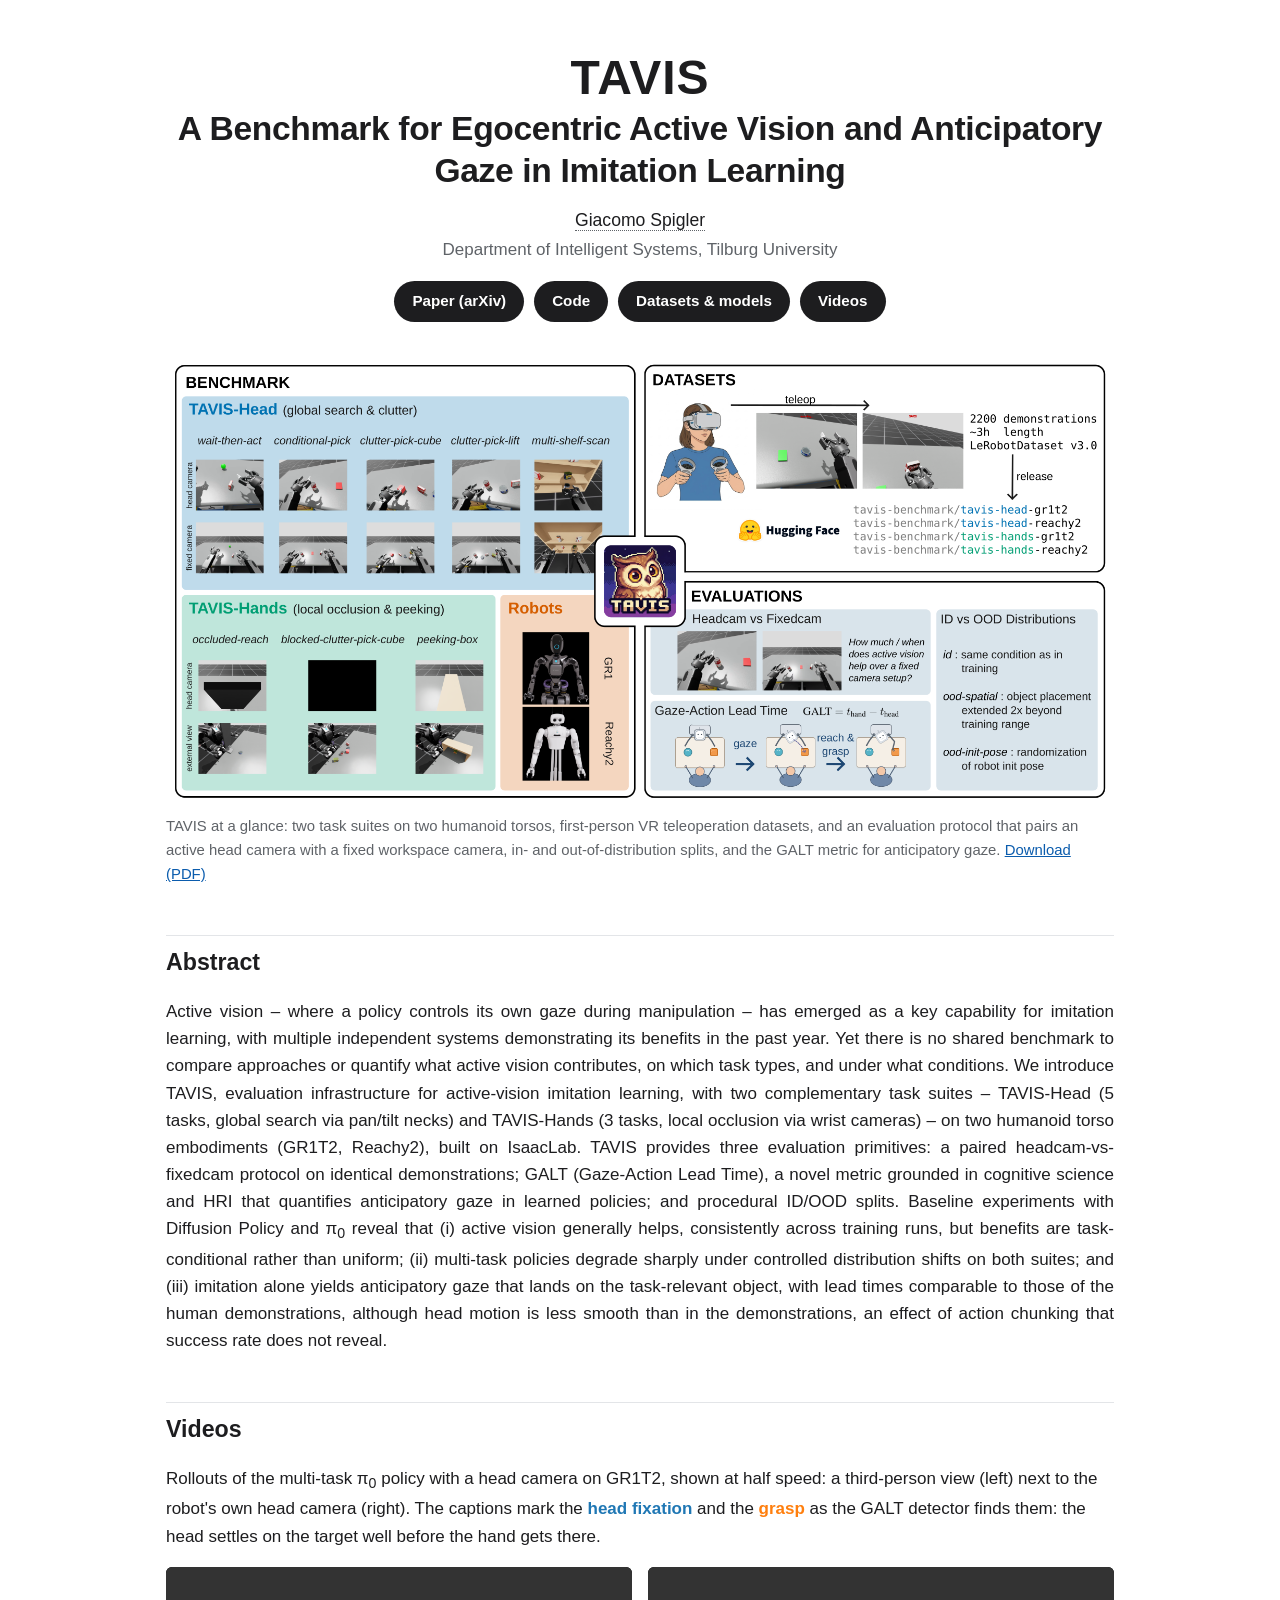
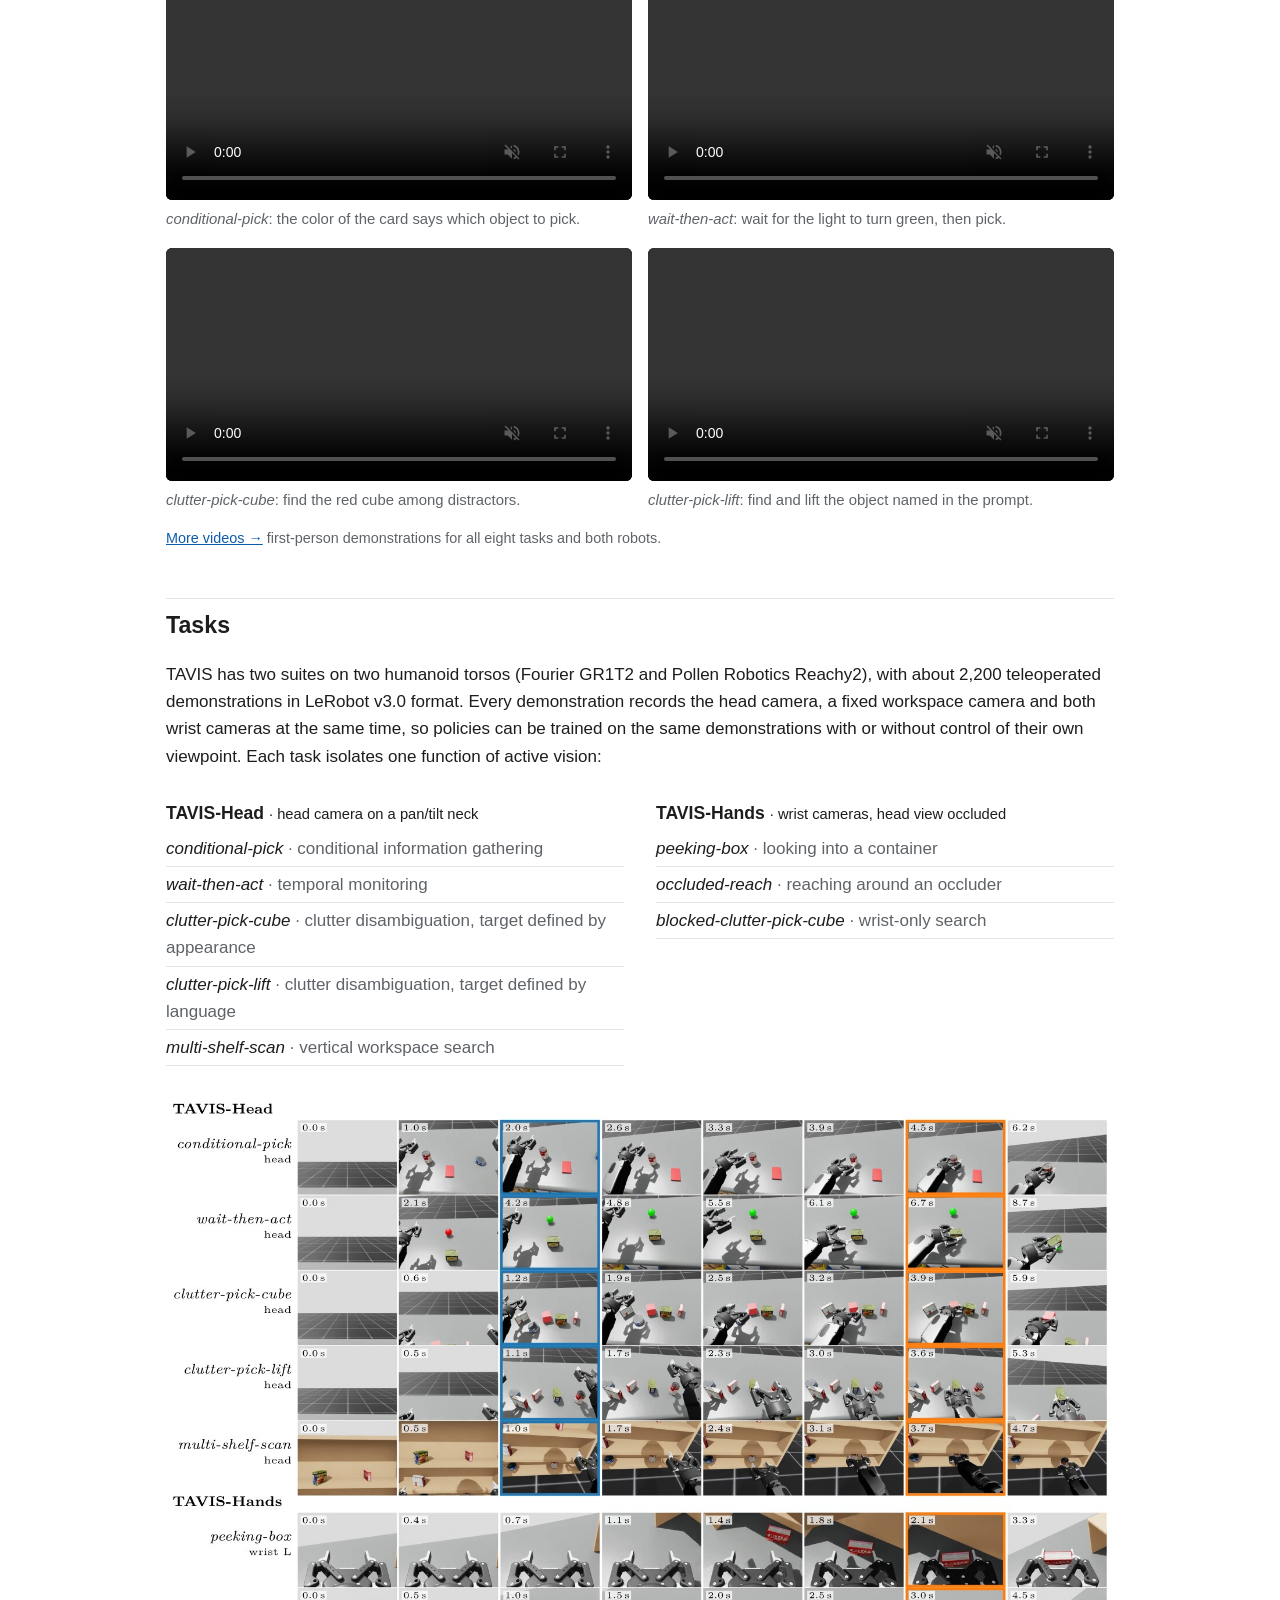
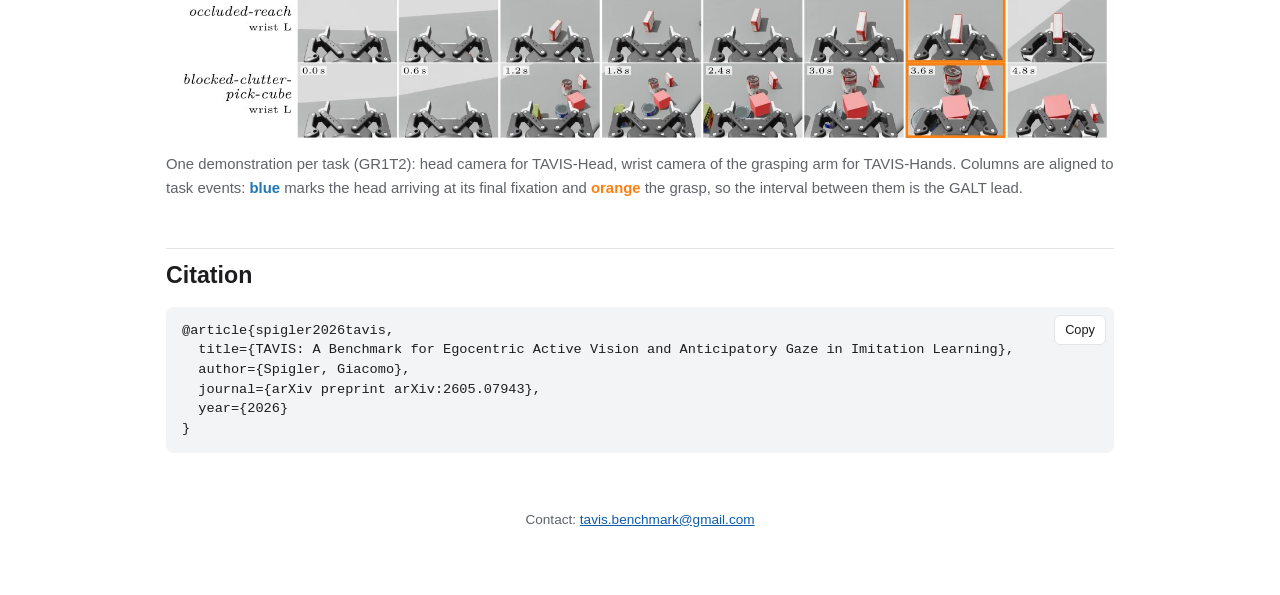
<file: index.html>
<!doctype html>
<html lang="en">
<head>
  <meta charset="utf-8">
  <meta name="viewport" content="width=device-width, initial-scale=1">
  <!-- Google tag (gtag.js) -->
  <script async src="https://www.googletagmanager.com/gtag/js?id=G-M7J55JQR3G"></script>
  <script>
    window.dataLayer = window.dataLayer || [];
    function gtag(){dataLayer.push(arguments);}
    gtag('js', new Date());
    gtag('config', 'G-M7J55JQR3G');
  </script>
  <title>TAVIS: Egocentric Active Vision and Anticipatory Gaze in Imitation Learning</title>
  <meta name="description" content="TAVIS is a simulation benchmark for active-vision imitation learning: two task suites on two humanoid torsos, paired head-camera vs fixed-camera evaluation, and GALT, a metric for anticipatory gaze.">
  <!-- Link previews (LinkedIn, etc.): og:image and og:url must be absolute; switch them to the custom domain if one is set. -->
  <meta property="og:title" content="TAVIS: A Benchmark for Egocentric Active Vision and Anticipatory Gaze in Imitation Learning">
  <meta property="og:description" content="Two task suites, two humanoid torsos, ~2200 demonstrations, paired head-camera vs fixed-camera evaluation, and GALT, a metric for anticipatory gaze.">
  <meta property="og:image" content="https://tavis-benchmark.org/assets/img/tavis_overview.png">
  <meta property="og:url" content="https://tavis-benchmark.org/">
  <meta name="twitter:card" content="summary_large_image">
  <meta property="og:type" content="website">
  <link rel="stylesheet" href="style.css">
</head>
<body>
<main>

<header>
  <h1><span class="name">TAVIS</span>A Benchmark for Egocentric Active Vision and Anticipatory Gaze in Imitation Learning</h1>
  <p class="authors"><a href="https://www.spigler.net/giacomo">Giacomo Spigler</a></p>
  <p class="affiliation">Department of Intelligent Systems, Tilburg University</p>
  <nav class="buttons">
    <a href="https://arxiv.org/abs/2605.07943">Paper (arXiv)</a>
    <a href="https://github.com/spiglerg/tavis">Code</a>
    <a href="https://huggingface.co/tavis-benchmark">Datasets &amp; models</a>
    <a href="videos.html">Videos</a>
  </nav>
</header>

<figure>
  <img class="figure" src="assets/img/tavis_overview.png" alt="Overview of the TAVIS benchmark: TAVIS-Head and TAVIS-Hands task suites, the GR1T2 and Reachy2 robots, teleoperated datasets on Hugging Face, and the evaluation protocol (headcam vs fixedcam, ID vs OOD, GALT).">
  <figcaption>TAVIS at a glance: two task suites on two humanoid torsos, first-person VR teleoperation datasets, and an evaluation protocol that pairs an active head camera with a fixed workspace camera, in- and out-of-distribution splits, and the GALT metric for anticipatory gaze. <a href="assets/img/tavis_overview.pdf">Download (PDF)</a></figcaption>
</figure>

<h2>Abstract</h2>
<p class="abstract">Active vision &ndash; where a policy controls its own gaze during manipulation &ndash; has emerged as a key capability for imitation learning, with multiple independent systems demonstrating its benefits in the past year. Yet there is no shared benchmark to compare approaches or quantify what active vision contributes, on which task types, and under what conditions. We introduce TAVIS, evaluation infrastructure for active-vision imitation learning, with two complementary task suites &ndash; TAVIS-Head (5 tasks, global search via pan/tilt necks) and TAVIS-Hands (3 tasks, local occlusion via wrist cameras) &ndash; on two humanoid torso embodiments (GR1T2, Reachy2), built on IsaacLab. TAVIS provides three evaluation primitives: a paired headcam-vs-fixedcam protocol on identical demonstrations; GALT (Gaze-Action Lead Time), a novel metric grounded in cognitive science and HRI that quantifies anticipatory gaze in learned policies; and procedural ID/OOD splits. Baseline experiments with Diffusion Policy and &pi;<sub>0</sub> reveal that (i) active vision generally helps, consistently across training runs, but benefits are task-conditional rather than uniform; (ii) multi-task policies degrade sharply under controlled distribution shifts on both suites; and (iii) imitation alone yields anticipatory gaze that lands on the task-relevant object, with lead times comparable to those of the human demonstrations, although head motion is less smooth than in the demonstrations, an effect of action chunking that success rate does not reveal.</p>

<h2>Videos</h2>
<p>Rollouts of the multi-task &pi;<sub>0</sub> policy with a head camera on GR1T2, shown at half speed: a third-person view (left) next to the robot's own head camera (right). The captions mark the <span class="legend-head">head fixation</span> and the <span class="legend-grasp">grasp</span> as the GALT detector finds them: the head settles on the target well before the hand gets there.</p>
<div class="videos">
  <figure><video src="assets/videos/thirdperson/conditional-pick_0.5x_speed.mp4" autoplay muted loop playsinline controls preload="metadata"></video><figcaption><i>conditional-pick</i>: the color of the card says which object to pick.</figcaption></figure>
  <figure><video src="assets/videos/thirdperson/wait-then-act_0.5x_speed.mp4" autoplay muted loop playsinline controls preload="metadata"></video><figcaption><i>wait-then-act</i>: wait for the light to turn green, then pick.</figcaption></figure>
  <figure><video src="assets/videos/thirdperson/clutter-pick-cube_0.5x_speed.mp4" autoplay muted loop playsinline controls preload="metadata"></video><figcaption><i>clutter-pick-cube</i>: find the red cube among distractors.</figcaption></figure>
  <figure><video src="assets/videos/thirdperson/clutter-pick-lift_0.5x_speed.mp4" autoplay muted loop playsinline controls preload="metadata"></video><figcaption><i>clutter-pick-lift</i>: find and lift the object named in the prompt.</figcaption></figure>
</div>
<p class="small"><a href="videos.html">More videos &rarr;</a> first-person demonstrations for all eight tasks and both robots.</p>

<h2>Tasks</h2>
<p>TAVIS has two suites on two humanoid torsos (Fourier GR1T2 and Pollen Robotics Reachy2), with about 2,200 teleoperated demonstrations in LeRobot v3.0 format. Every demonstration records the head camera, a fixed workspace camera and both wrist cameras at the same time, so policies can be trained on the same demonstrations with or without control of their own viewpoint. Each task isolates one function of active vision:</p>
<div class="suites">
  <div>
    <h3>TAVIS-Head <span class="fn">&middot; head camera on a pan/tilt neck</span></h3>
    <ul class="tasks">
      <li><i>conditional-pick</i> <span class="fn">&middot; conditional information gathering</span></li>
      <li><i>wait-then-act</i> <span class="fn">&middot; temporal monitoring</span></li>
      <li><i>clutter-pick-cube</i> <span class="fn">&middot; clutter disambiguation, target defined by appearance</span></li>
      <li><i>clutter-pick-lift</i> <span class="fn">&middot; clutter disambiguation, target defined by language</span></li>
      <li><i>multi-shelf-scan</i> <span class="fn">&middot; vertical workspace search</span></li>
    </ul>
  </div>
  <div>
    <h3>TAVIS-Hands <span class="fn">&middot; wrist cameras, head view occluded</span></h3>
    <ul class="tasks">
      <li><i>peeking-box</i> <span class="fn">&middot; looking into a container</span></li>
      <li><i>occluded-reach</i> <span class="fn">&middot; reaching around an occluder</span></li>
      <li><i>blocked-clutter-pick-cube</i> <span class="fn">&middot; wrist-only search</span></li>
    </ul>
  </div>
</div>
<figure>
  <img class="figure" src="assets/img/task_gallery.jpg" alt="One demonstration per task: eight frames per task from the head camera (TAVIS-Head) or the wrist camera of the grasping arm (TAVIS-Hands).">
  <figcaption>One demonstration per task (GR1T2): head camera for TAVIS-Head, wrist camera of the grasping arm for TAVIS-Hands. Columns are aligned to task events: <span class="legend-head">blue</span> marks the head arriving at its final fixation and <span class="legend-grasp">orange</span> the grasp, so the interval between them is the GALT lead.</figcaption>
</figure>

<h2>Citation</h2>
<div class="bibtex">
<button type="button" onclick="navigator.clipboard.writeText(document.getElementById('bib').innerText).then(()=>{this.textContent='Copied'; setTimeout(()=>this.textContent='Copy',1500)})">Copy</button>
<pre id="bib">@article{spigler2026tavis,
  title={TAVIS: A Benchmark for Egocentric Active Vision and Anticipatory Gaze in Imitation Learning},
  author={Spigler, Giacomo},
  journal={arXiv preprint arXiv:2605.07943},
  year={2026}
}</pre>
</div>

<footer>Contact: <a href="mailto:tavis.benchmark@gmail.com">tavis.benchmark@gmail.com</a></footer>
</main>
</body>
</html>
</file>
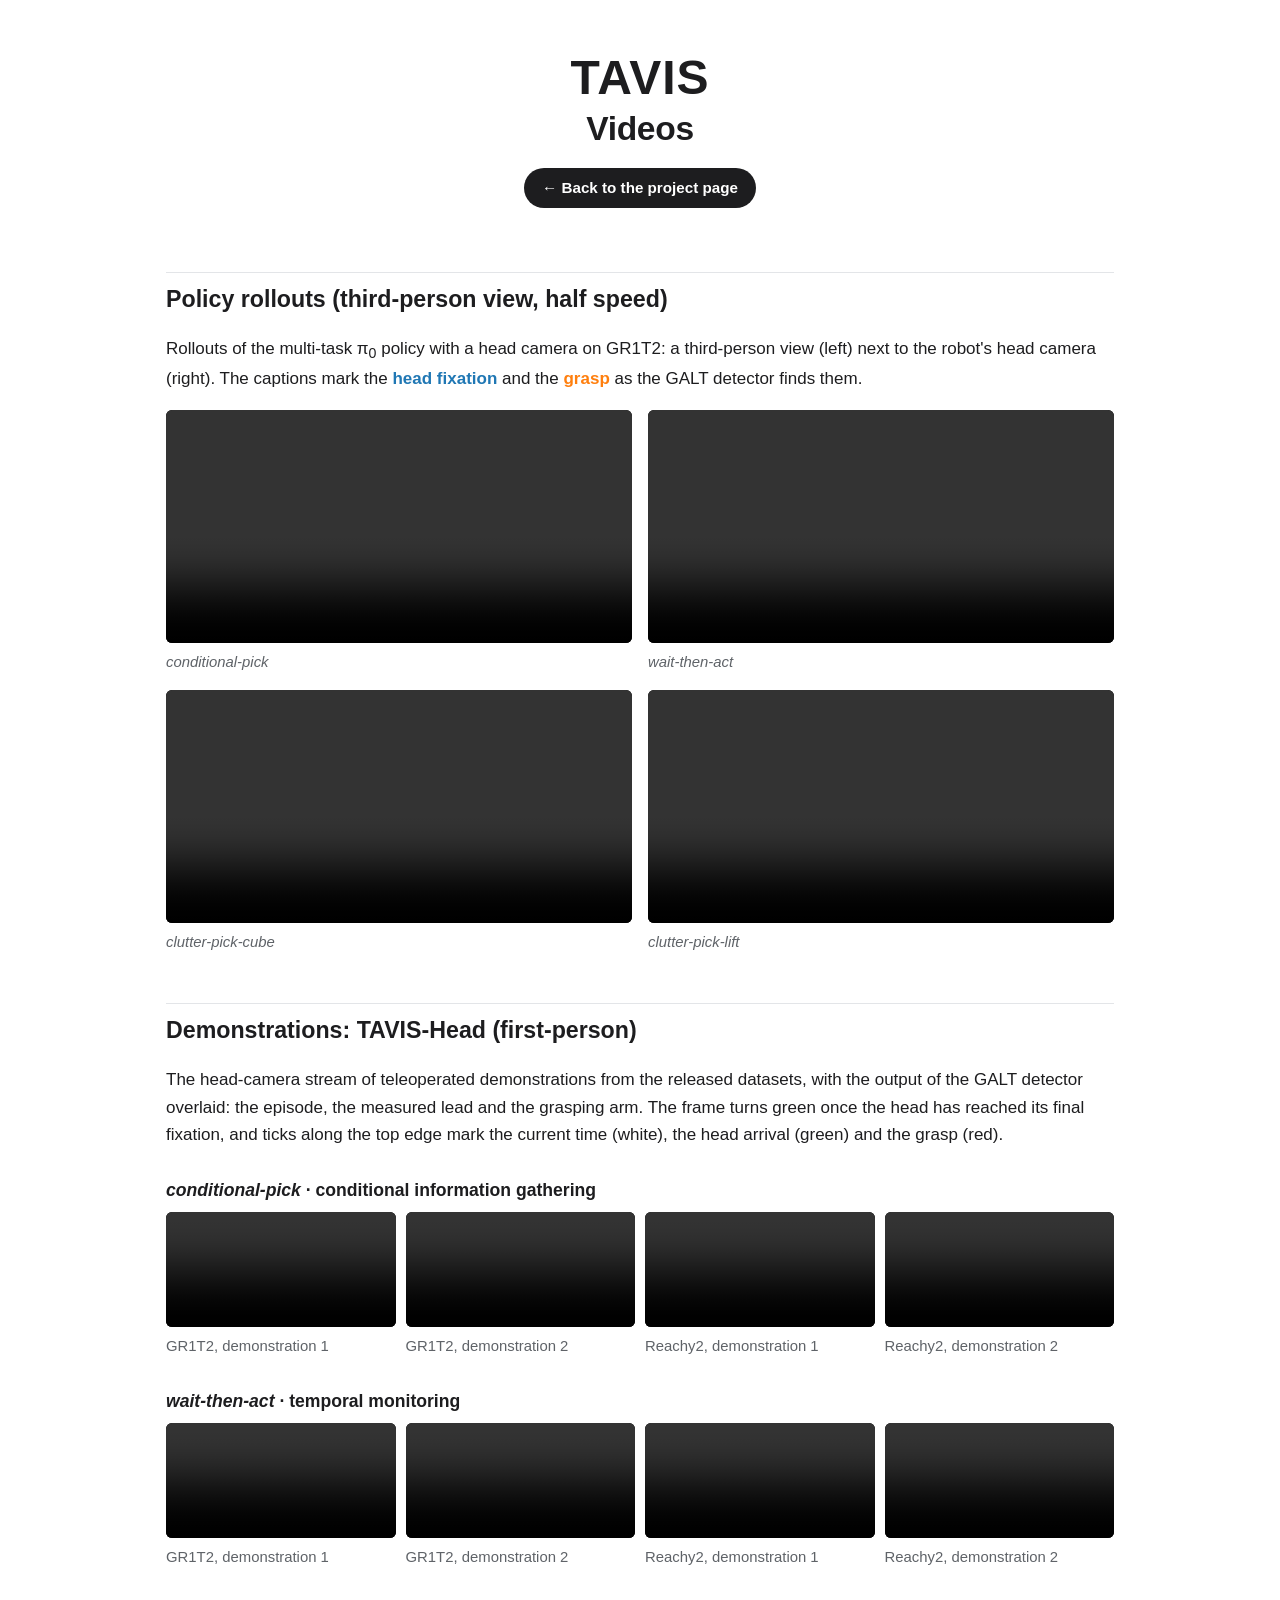
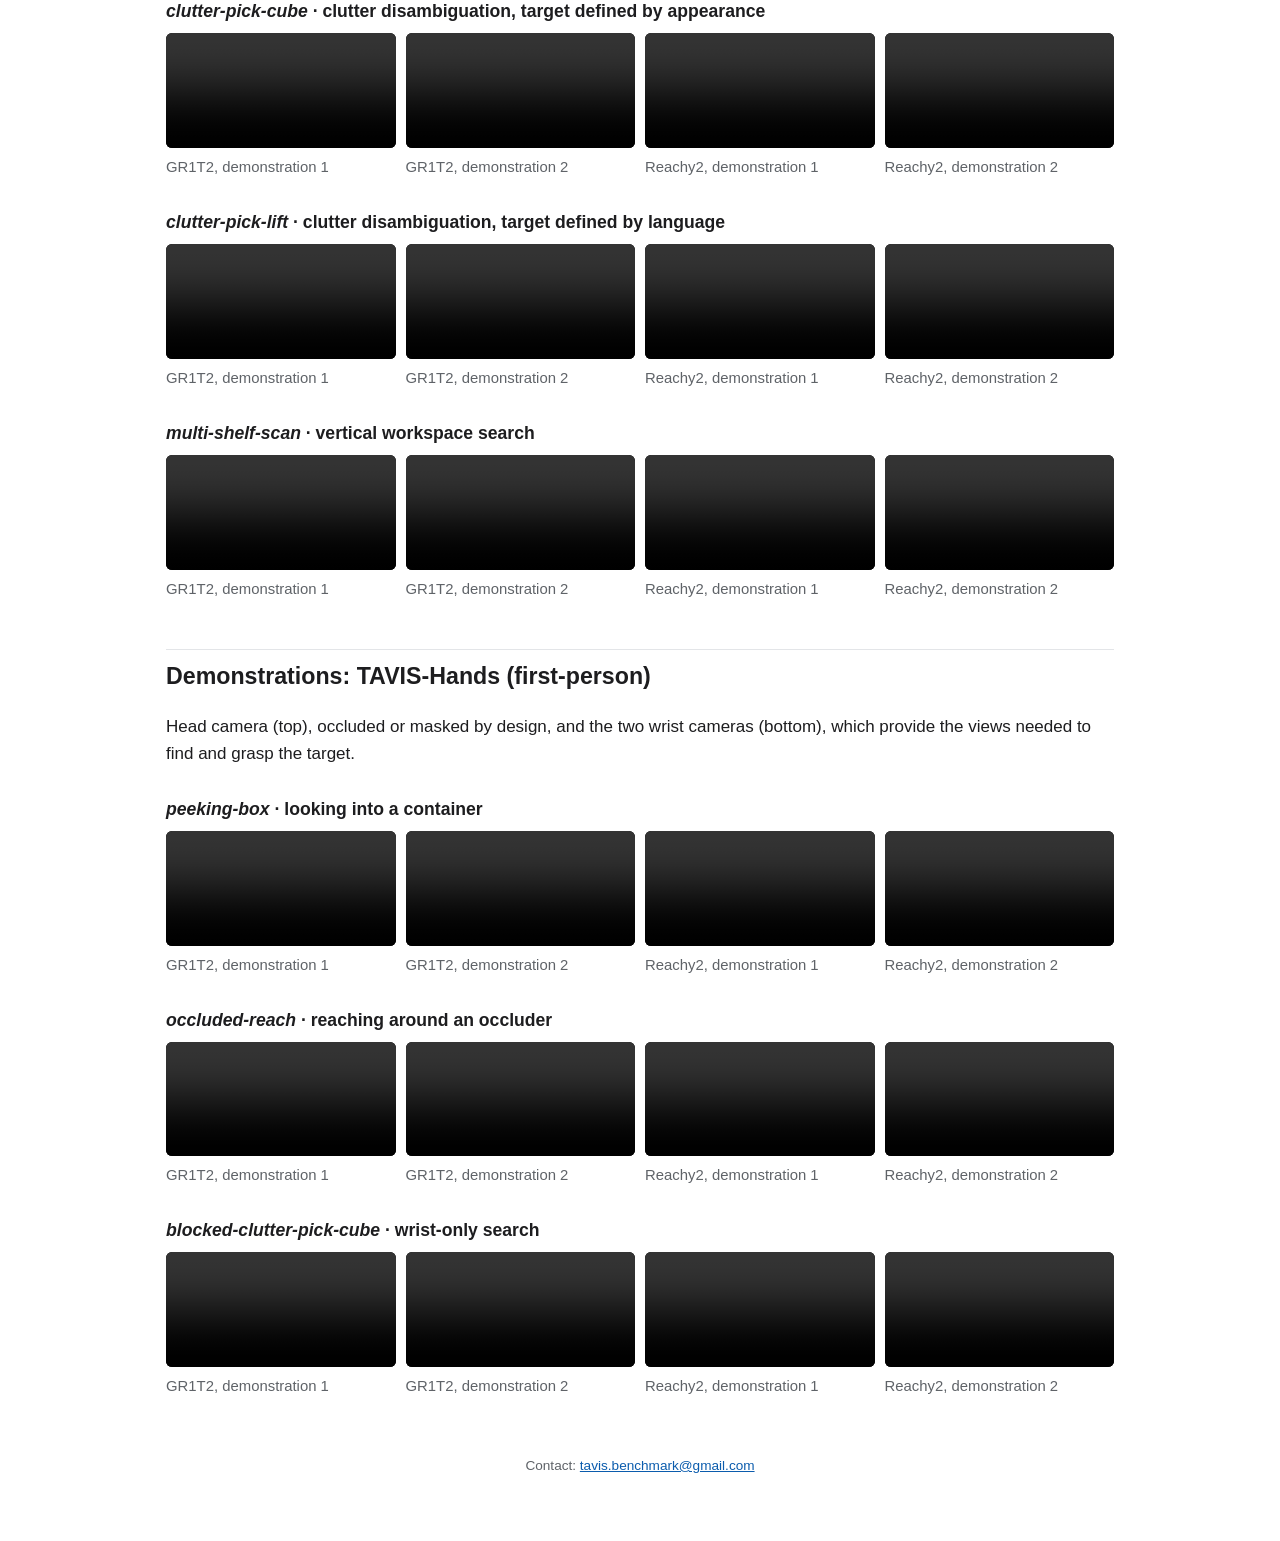
<file: videos.html>
<!doctype html>
<html lang="en">
<head>
  <meta charset="utf-8">
  <meta name="viewport" content="width=device-width, initial-scale=1">
  <!-- Google tag (gtag.js) -->
  <script async src="https://www.googletagmanager.com/gtag/js?id=G-M7J55JQR3G"></script>
  <script>
    window.dataLayer = window.dataLayer || [];
    function gtag(){dataLayer.push(arguments);}
    gtag('js', new Date());
    gtag('config', 'G-M7J55JQR3G');
  </script>
  <title>TAVIS videos</title>
  <link rel="stylesheet" href="style.css">
</head>
<body>
<main>
<header>
  <h1><span class="name">TAVIS</span>Videos</h1>
  <nav class="buttons"><a href="index.html">&larr; Back to the project page</a></nav>
</header>

<h2>Policy rollouts (third-person view, half speed)</h2>
<p>Rollouts of the multi-task &pi;<sub>0</sub> policy with a head camera on GR1T2: a third-person view (left) next to the robot's head camera (right). The captions mark the <span class="legend-head">head fixation</span> and the <span class="legend-grasp">grasp</span> as the GALT detector finds them.</p>
<div class="videos">
  <figure><video src="assets/videos/thirdperson/conditional-pick_0.5x_speed.mp4" controls muted playsinline preload="metadata"></video><figcaption><i>conditional-pick</i></figcaption></figure>
  <figure><video src="assets/videos/thirdperson/wait-then-act_0.5x_speed.mp4" controls muted playsinline preload="metadata"></video><figcaption><i>wait-then-act</i></figcaption></figure>
  <figure><video src="assets/videos/thirdperson/clutter-pick-cube_0.5x_speed.mp4" controls muted playsinline preload="metadata"></video><figcaption><i>clutter-pick-cube</i></figcaption></figure>
  <figure><video src="assets/videos/thirdperson/clutter-pick-lift_0.5x_speed.mp4" controls muted playsinline preload="metadata"></video><figcaption><i>clutter-pick-lift</i></figcaption></figure>
</div>

<h2>Demonstrations: TAVIS-Head (first-person)</h2>
<p>The head-camera stream of teleoperated demonstrations from the released datasets, with the output of the GALT detector overlaid: the episode, the measured lead and the grasping arm. The frame turns green once the head has reached its final fixation, and ticks along the top edge mark the current time (white), the head arrival (green) and the grasp (red).</p>
<h3><i>conditional-pick</i> <span class="fn">&middot; conditional information gathering</span></h3>
<div class="videos four">
  <figure><video src="assets/videos/firstperson/gr1t2_conditional_pick_000.mp4" controls muted playsinline preload="metadata"></video><figcaption>GR1T2, demonstration 1</figcaption></figure>
  <figure><video src="assets/videos/firstperson/gr1t2_conditional_pick_001.mp4" controls muted playsinline preload="metadata"></video><figcaption>GR1T2, demonstration 2</figcaption></figure>
  <figure><video src="assets/videos/firstperson/reachy2_conditional_pick_000.mp4" controls muted playsinline preload="metadata"></video><figcaption>Reachy2, demonstration 1</figcaption></figure>
  <figure><video src="assets/videos/firstperson/reachy2_conditional_pick_001.mp4" controls muted playsinline preload="metadata"></video><figcaption>Reachy2, demonstration 2</figcaption></figure>
</div>
<h3><i>wait-then-act</i> <span class="fn">&middot; temporal monitoring</span></h3>
<div class="videos four">
  <figure><video src="assets/videos/firstperson/gr1t2_wait_then_act_000.mp4" controls muted playsinline preload="metadata"></video><figcaption>GR1T2, demonstration 1</figcaption></figure>
  <figure><video src="assets/videos/firstperson/gr1t2_wait_then_act_001.mp4" controls muted playsinline preload="metadata"></video><figcaption>GR1T2, demonstration 2</figcaption></figure>
  <figure><video src="assets/videos/firstperson/reachy2_wait_then_act_000.mp4" controls muted playsinline preload="metadata"></video><figcaption>Reachy2, demonstration 1</figcaption></figure>
  <figure><video src="assets/videos/firstperson/reachy2_wait_then_act_001.mp4" controls muted playsinline preload="metadata"></video><figcaption>Reachy2, demonstration 2</figcaption></figure>
</div>
<h3><i>clutter-pick-cube</i> <span class="fn">&middot; clutter disambiguation, target defined by appearance</span></h3>
<div class="videos four">
  <figure><video src="assets/videos/firstperson/gr1t2_clutter_pick_cube_000.mp4" controls muted playsinline preload="metadata"></video><figcaption>GR1T2, demonstration 1</figcaption></figure>
  <figure><video src="assets/videos/firstperson/gr1t2_clutter_pick_cube_001.mp4" controls muted playsinline preload="metadata"></video><figcaption>GR1T2, demonstration 2</figcaption></figure>
  <figure><video src="assets/videos/firstperson/reachy2_clutter_pick_cube_000.mp4" controls muted playsinline preload="metadata"></video><figcaption>Reachy2, demonstration 1</figcaption></figure>
  <figure><video src="assets/videos/firstperson/reachy2_clutter_pick_cube_001.mp4" controls muted playsinline preload="metadata"></video><figcaption>Reachy2, demonstration 2</figcaption></figure>
</div>
<h3><i>clutter-pick-lift</i> <span class="fn">&middot; clutter disambiguation, target defined by language</span></h3>
<div class="videos four">
  <figure><video src="assets/videos/firstperson/gr1t2_clutter_pick_lift_000.mp4" controls muted playsinline preload="metadata"></video><figcaption>GR1T2, demonstration 1</figcaption></figure>
  <figure><video src="assets/videos/firstperson/gr1t2_clutter_pick_lift_001.mp4" controls muted playsinline preload="metadata"></video><figcaption>GR1T2, demonstration 2</figcaption></figure>
  <figure><video src="assets/videos/firstperson/reachy2_clutter_pick_lift_000.mp4" controls muted playsinline preload="metadata"></video><figcaption>Reachy2, demonstration 1</figcaption></figure>
  <figure><video src="assets/videos/firstperson/reachy2_clutter_pick_lift_001.mp4" controls muted playsinline preload="metadata"></video><figcaption>Reachy2, demonstration 2</figcaption></figure>
</div>
<h3><i>multi-shelf-scan</i> <span class="fn">&middot; vertical workspace search</span></h3>
<div class="videos four">
  <figure><video src="assets/videos/firstperson/gr1t2_multi_shelf_scan_000.mp4" controls muted playsinline preload="metadata"></video><figcaption>GR1T2, demonstration 1</figcaption></figure>
  <figure><video src="assets/videos/firstperson/gr1t2_multi_shelf_scan_001.mp4" controls muted playsinline preload="metadata"></video><figcaption>GR1T2, demonstration 2</figcaption></figure>
  <figure><video src="assets/videos/firstperson/reachy2_multi_shelf_scan_000.mp4" controls muted playsinline preload="metadata"></video><figcaption>Reachy2, demonstration 1</figcaption></figure>
  <figure><video src="assets/videos/firstperson/reachy2_multi_shelf_scan_001.mp4" controls muted playsinline preload="metadata"></video><figcaption>Reachy2, demonstration 2</figcaption></figure>
</div>

<h2>Demonstrations: TAVIS-Hands (first-person)</h2>
<p>Head camera (top), occluded or masked by design, and the two wrist cameras (bottom), which provide the views needed to find and grasp the target.</p>
<h3><i>peeking-box</i> <span class="fn">&middot; looking into a container</span></h3>
<div class="videos four">
  <figure><video src="assets/videos/firstperson/gr1t2_peeking_box_000.mp4" controls muted playsinline preload="metadata"></video><figcaption>GR1T2, demonstration 1</figcaption></figure>
  <figure><video src="assets/videos/firstperson/gr1t2_peeking_box_001.mp4" controls muted playsinline preload="metadata"></video><figcaption>GR1T2, demonstration 2</figcaption></figure>
  <figure><video src="assets/videos/firstperson/reachy2_peeking_box_000.mp4" controls muted playsinline preload="metadata"></video><figcaption>Reachy2, demonstration 1</figcaption></figure>
  <figure><video src="assets/videos/firstperson/reachy2_peeking_box_001.mp4" controls muted playsinline preload="metadata"></video><figcaption>Reachy2, demonstration 2</figcaption></figure>
</div>
<h3><i>occluded-reach</i> <span class="fn">&middot; reaching around an occluder</span></h3>
<div class="videos four">
  <figure><video src="assets/videos/firstperson/gr1t2_occluded_reach_000.mp4" controls muted playsinline preload="metadata"></video><figcaption>GR1T2, demonstration 1</figcaption></figure>
  <figure><video src="assets/videos/firstperson/gr1t2_occluded_reach_001.mp4" controls muted playsinline preload="metadata"></video><figcaption>GR1T2, demonstration 2</figcaption></figure>
  <figure><video src="assets/videos/firstperson/reachy2_occluded_reach_000.mp4" controls muted playsinline preload="metadata"></video><figcaption>Reachy2, demonstration 1</figcaption></figure>
  <figure><video src="assets/videos/firstperson/reachy2_occluded_reach_001.mp4" controls muted playsinline preload="metadata"></video><figcaption>Reachy2, demonstration 2</figcaption></figure>
</div>
<h3><i>blocked-clutter-pick-cube</i> <span class="fn">&middot; wrist-only search</span></h3>
<div class="videos four">
  <figure><video src="assets/videos/firstperson/gr1t2_blocked_clutter_pick_cube_000.mp4" controls muted playsinline preload="metadata"></video><figcaption>GR1T2, demonstration 1</figcaption></figure>
  <figure><video src="assets/videos/firstperson/gr1t2_blocked_clutter_pick_cube_001.mp4" controls muted playsinline preload="metadata"></video><figcaption>GR1T2, demonstration 2</figcaption></figure>
  <figure><video src="assets/videos/firstperson/reachy2_blocked_clutter_pick_cube_000.mp4" controls muted playsinline preload="metadata"></video><figcaption>Reachy2, demonstration 1</figcaption></figure>
  <figure><video src="assets/videos/firstperson/reachy2_blocked_clutter_pick_cube_001.mp4" controls muted playsinline preload="metadata"></video><figcaption>Reachy2, demonstration 2</figcaption></figure>
</div>

<footer>Contact: <a href="mailto:tavis.benchmark@gmail.com">tavis.benchmark@gmail.com</a></footer>
</main>
</body>
</html>
</file>
<file: style.css>
:root {
  --bg: #ffffff;
  --fg: #1d1d1f;
  --muted: #5f6368;
  --accent: #0b5cad;
  --head: #1f77b4;
  --grasp: #ff7f0e;
  --card: #f5f6f8;
  --rule: #e3e5e8;
  --code-bg: #f3f4f6;
}
@media (prefers-color-scheme: dark) {
  :root {
    --bg: #121315;
    --fg: #e8e9eb;
    --muted: #a3a8ad;
    --accent: #6fb1f5;
    --card: #1c1e21;
    --rule: #2c2f33;
    --code-bg: #1c1e21;
  }
  img.figure { background: #ffffff; border-radius: 6px; }
}
* { box-sizing: border-box; }
html { -webkit-text-size-adjust: 100%; }
body {
  margin: 0;
  background: var(--bg);
  color: var(--fg);
  font: 17px/1.6 -apple-system, BlinkMacSystemFont, "Segoe UI", Roboto, "Helvetica Neue", Arial, sans-serif;
}
main { max-width: 980px; margin: 0 auto; padding: 0 16px 64px; }
header { text-align: center; padding: 48px 0 8px; }
h1 { font-size: 2.1rem; line-height: 1.25; margin: 0 0 6px; letter-spacing: -0.01em; }
h1 .name { display: block; font-size: 3rem; letter-spacing: 0.02em; }
h2 { font-size: 1.45rem; margin: 48px 0 12px; padding-top: 8px; border-top: 1px solid var(--rule); }
h3 { font-size: 1.1rem; margin: 28px 0 8px; }
.authors { font-size: 1.1rem; margin: 14px 0 2px; }
.authors a { color: var(--fg); text-decoration: none; border-bottom: 1px dotted var(--muted); }
.affiliation { color: var(--muted); margin: 0 0 18px; }
.buttons { display: flex; flex-wrap: wrap; justify-content: center; gap: 10px; margin: 18px 0 8px; }
.buttons a {
  display: inline-block; padding: 8px 18px; border-radius: 999px; text-decoration: none;
  background: var(--fg); color: var(--bg); font-weight: 600; font-size: 0.95rem;
}
.buttons a:hover { opacity: 0.85; }
a { color: var(--accent); }
figure { margin: 18px 0; }
img.figure, video { width: 100%; height: auto; display: block; }
figcaption { color: var(--muted); font-size: 0.93rem; margin-top: 8px; }
.abstract { text-align: justify; hyphens: auto; }
.suites { display: grid; grid-template-columns: repeat(auto-fit, minmax(300px, 1fr)); gap: 0 32px; }
.suites h3 { margin: 12px 0 4px; }
.suites h3 .fn { font-weight: 400; font-size: 0.92rem; }
.tasks { padding: 0; margin: 0; list-style: none; }
.suites + figure { margin-top: 30px; }
.tasks li { padding: 4px 0; border-bottom: 1px solid var(--rule); }
.tasks .fn { color: var(--muted); }
.videos { display: grid; grid-template-columns: repeat(2, minmax(0, 1fr)); gap: 16px; }
.videos figure { margin: 0; }
.videos.four { grid-template-columns: repeat(4, minmax(0, 1fr)); gap: 10px; }
.videos video { border-radius: 6px; background: #000; }
.legend-head { color: var(--head); font-weight: 600; }
.legend-grasp { color: var(--grasp); font-weight: 600; }
pre {
  background: var(--code-bg); border-radius: 8px; padding: 14px 16px; overflow-x: auto;
  font-size: 0.85rem; line-height: 1.45; margin: 0;
}
.bibtex { position: relative; }
.bibtex button {
  position: absolute; top: 8px; right: 8px; font: inherit; font-size: 0.8rem;
  padding: 4px 10px; border-radius: 6px; border: 1px solid var(--rule);
  background: var(--bg); color: var(--fg); cursor: pointer;
}
footer { color: var(--muted); font-size: 0.85rem; text-align: center; margin-top: 56px; }
.small { font-size: 0.9rem; color: var(--muted); }
@media (max-width: 640px) {
    .abstract { text-align: left; }
  .videos.four { grid-template-columns: repeat(2, minmax(0, 1fr)); }
  body { font-size: 16px; }
  h1 { font-size: 1.45rem; }
  h1 .name { font-size: 2.2rem; }
}
</file>
